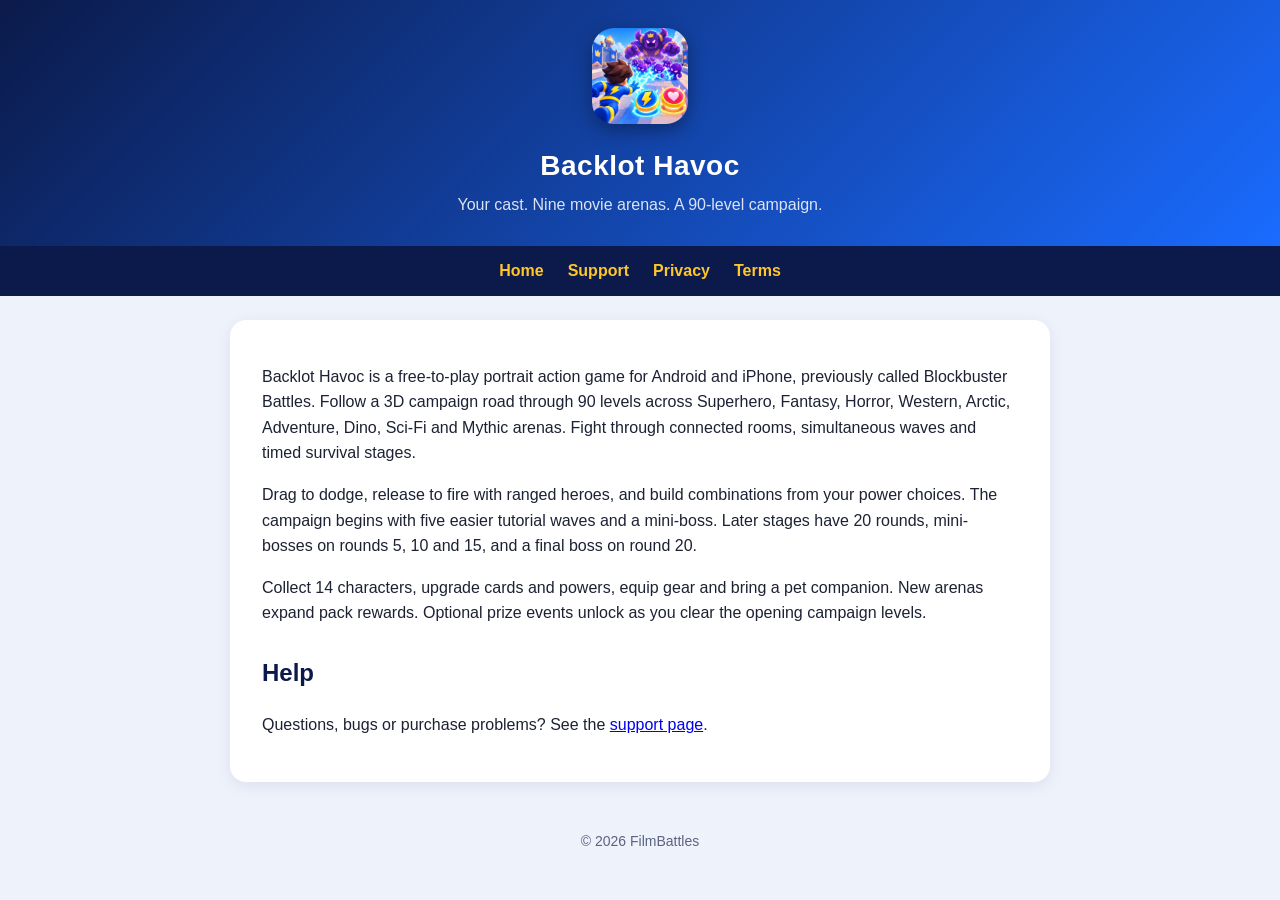
<file: index.html>
<!DOCTYPE html>
<html lang="en">
<head>
<meta charset="utf-8">
<meta name="viewport" content="width=device-width, initial-scale=1">
<title>Backlot Havoc</title>
<link rel="stylesheet" href="style.css">
</head>
<body>
<header>
  <img src="icon.png" alt="Backlot Havoc icon">
  <h1>Backlot Havoc</h1>
  <p>Your cast. Nine movie arenas. A 90-level campaign.</p>
</header>
<nav><a href="index.html">Home</a><a href="support.html">Support</a><a href="privacy.html">Privacy</a><a href="terms.html">Terms</a></nav>
<main>
  <p>Backlot Havoc is a free-to-play portrait action game for Android and iPhone, previously called Blockbuster Battles.
  Follow a 3D campaign road through 90 levels across Superhero, Fantasy, Horror, Western, Arctic, Adventure, Dino,
  Sci-Fi and Mythic arenas. Fight through connected rooms, simultaneous waves and timed survival stages.</p>
  <p>Drag to dodge, release to fire with ranged heroes, and build combinations from your power choices. The campaign
  begins with five easier tutorial waves and a mini-boss. Later stages have 20 rounds, mini-bosses on rounds 5, 10 and 15, and a final boss on round 20.</p>
  <p>Collect 14 characters, upgrade cards and powers, equip gear and bring a pet companion. New arenas expand pack
  rewards. Optional prize events unlock as you clear the opening campaign levels.</p>
  <h2>Help</h2>
  <p>Questions, bugs or purchase problems? See the <a href="support.html">support page</a>.</p>
</main>
<footer>&copy; 2026 FilmBattles</footer>
</body>
</html>
</file>
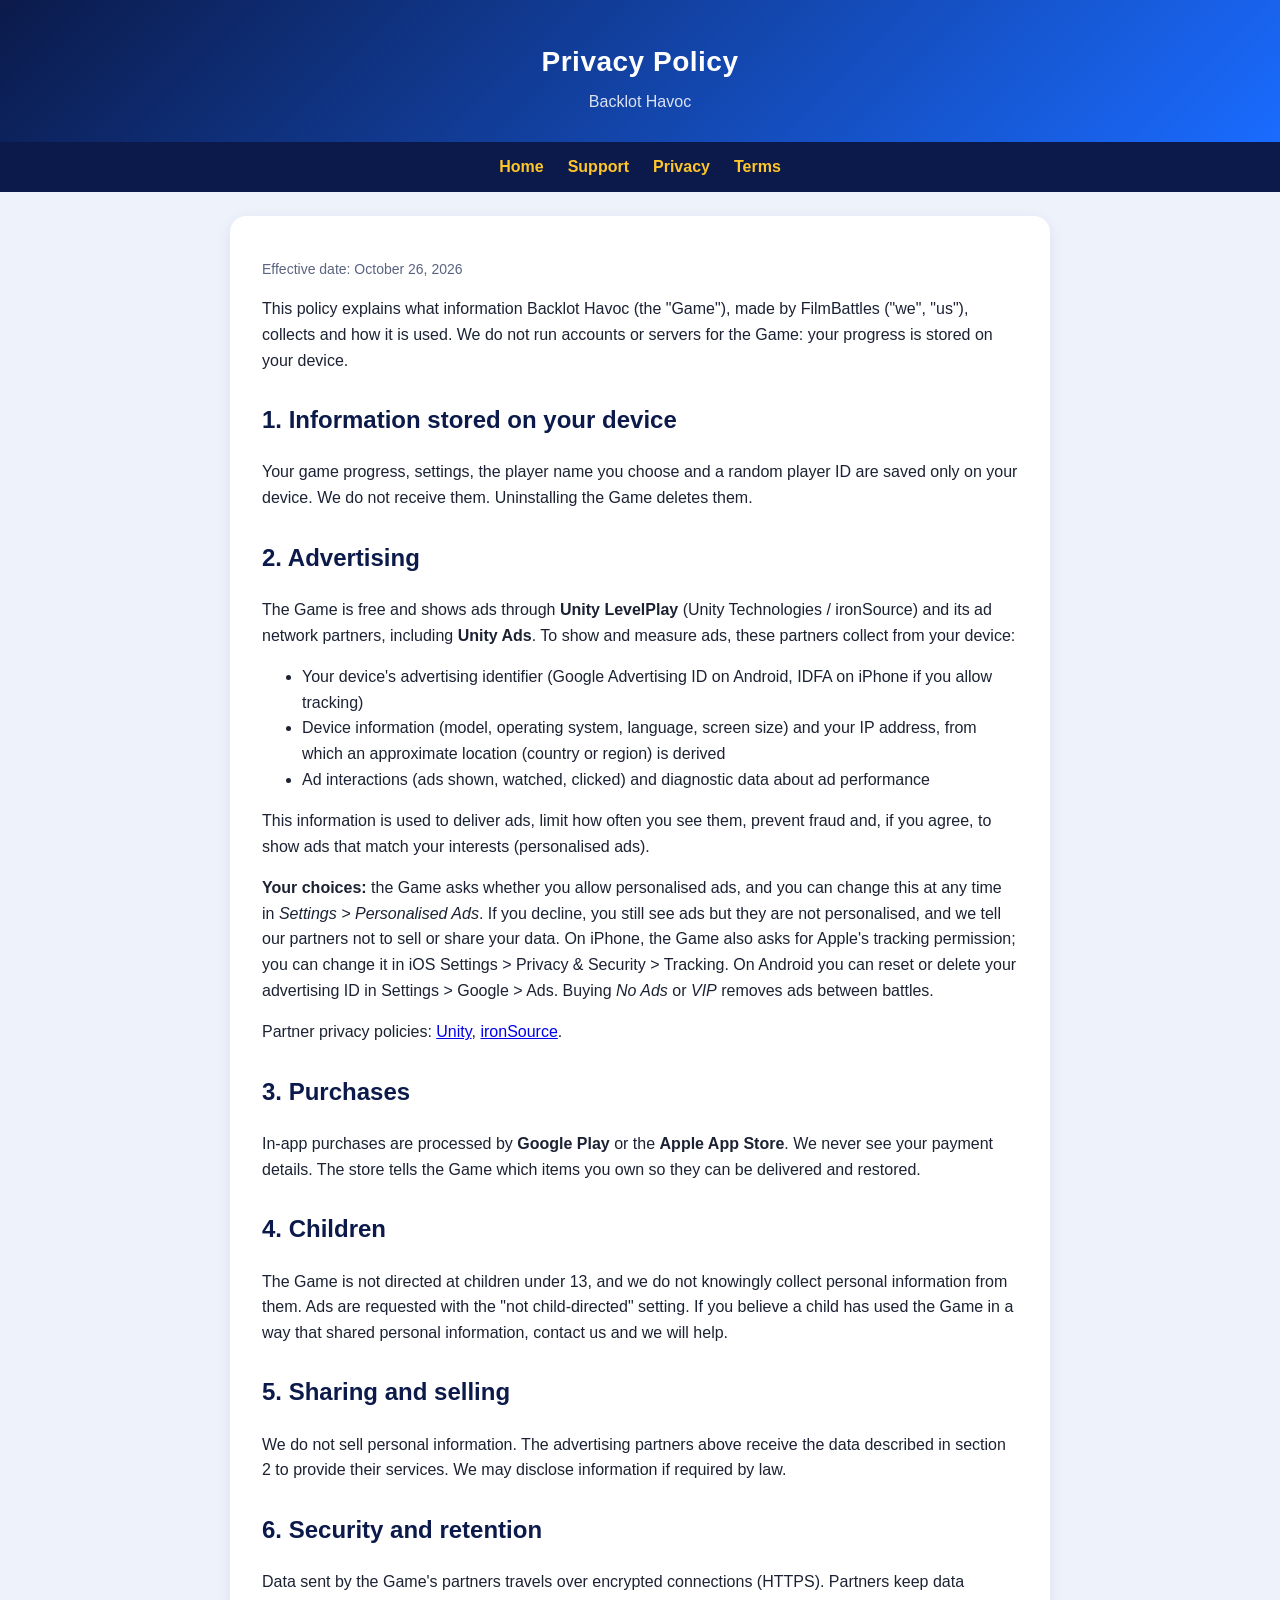
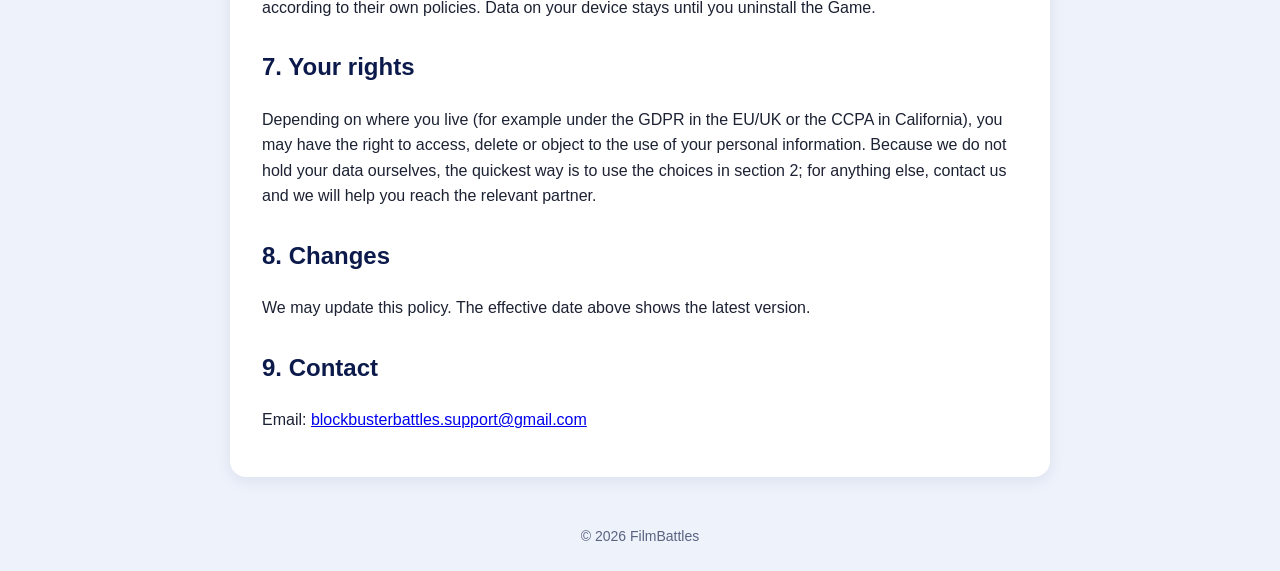
<file: privacy.html>
<!DOCTYPE html>
<html lang="en">
<head>
<meta charset="utf-8">
<meta name="viewport" content="width=device-width, initial-scale=1">
<title>Privacy Policy - Backlot Havoc</title>
<link rel="stylesheet" href="style.css">
</head>
<body>
<header><h1>Privacy Policy</h1><p>Backlot Havoc</p></header>
<nav><a href="index.html">Home</a><a href="support.html">Support</a><a href="privacy.html">Privacy</a><a href="terms.html">Terms</a></nav>
<main>
<p class="muted">Effective date: October 26, 2026</p>

<p>This policy explains what information Backlot Havoc (the "Game"), made by FilmBattles ("we", "us"), collects
and how it is used. We do not run accounts or servers for the Game: your progress is stored on your device.</p>

<h2>1. Information stored on your device</h2>
<p>Your game progress, settings, the player name you choose and a random player ID are saved only on your device. We do not
receive them. Uninstalling the Game deletes them.</p>

<h2>2. Advertising</h2>
<p>The Game is free and shows ads through <strong>Unity LevelPlay</strong> (Unity Technologies / ironSource) and its
ad network partners, including <strong>Unity Ads</strong>. To show and measure ads, these partners collect from your
device:</p>
<ul>
  <li>Your device's advertising identifier (Google Advertising ID on Android, IDFA on iPhone if you allow tracking)</li>
  <li>Device information (model, operating system, language, screen size) and your IP address, from which an approximate
  location (country or region) is derived</li>
  <li>Ad interactions (ads shown, watched, clicked) and diagnostic data about ad performance</li>
</ul>
<p>This information is used to deliver ads, limit how often you see them, prevent fraud and, if you agree, to show ads
that match your interests (personalised ads).</p>
<p><strong>Your choices:</strong> the Game asks whether you allow personalised ads, and you can change this at any time in
<em>Settings &gt; Personalised Ads</em>. If you decline, you still see ads but they are not personalised, and we tell our
partners not to sell or share your data. On iPhone, the Game also asks for Apple's tracking permission; you can change it in
iOS Settings &gt; Privacy &amp; Security &gt; Tracking. On Android you can reset or delete your advertising ID in
Settings &gt; Google &gt; Ads. Buying <em>No Ads</em> or <em>VIP</em> removes ads between battles.</p>
<p>Partner privacy policies: <a href="https://unity.com/legal/game-player-and-app-user-privacy-policy">Unity</a>,
<a href="https://developers.is.com/ironsource-mobile/air/ironsource-mobile-privacy-policy/">ironSource</a>.</p>

<h2>3. Purchases</h2>
<p>In-app purchases are processed by <strong>Google Play</strong> or the <strong>Apple App Store</strong>. We never see
your payment details. The store tells the Game which items you own so they can be delivered and restored.</p>

<h2>4. Children</h2>
<p>The Game is not directed at children under 13, and we do not knowingly collect personal information from them. Ads are
requested with the "not child-directed" setting. If you believe a child has used the Game in a way that shared personal
information, contact us and we will help.</p>

<h2>5. Sharing and selling</h2>
<p>We do not sell personal information. The advertising partners above receive the data described in section 2 to provide
their services. We may disclose information if required by law.</p>

<h2>6. Security and retention</h2>
<p>Data sent by the Game's partners travels over encrypted connections (HTTPS). Partners keep data according to their own
policies. Data on your device stays until you uninstall the Game.</p>

<h2>7. Your rights</h2>
<p>Depending on where you live (for example under the GDPR in the EU/UK or the CCPA in California), you may have the right
to access, delete or object to the use of your personal information. Because we do not hold your data ourselves, the
quickest way is to use the choices in section 2; for anything else, contact us and we will help you reach the relevant
partner.</p>

<h2>8. Changes</h2>
<p>We may update this policy. The effective date above shows the latest version.</p>

<h2>9. Contact</h2>
<p>Email: <a href="mailto:blockbusterbattles.support@gmail.com">blockbusterbattles.support@gmail.com</a></p>
</main>
<footer>&copy; 2026 FilmBattles</footer>
</body>
</html>
</file>
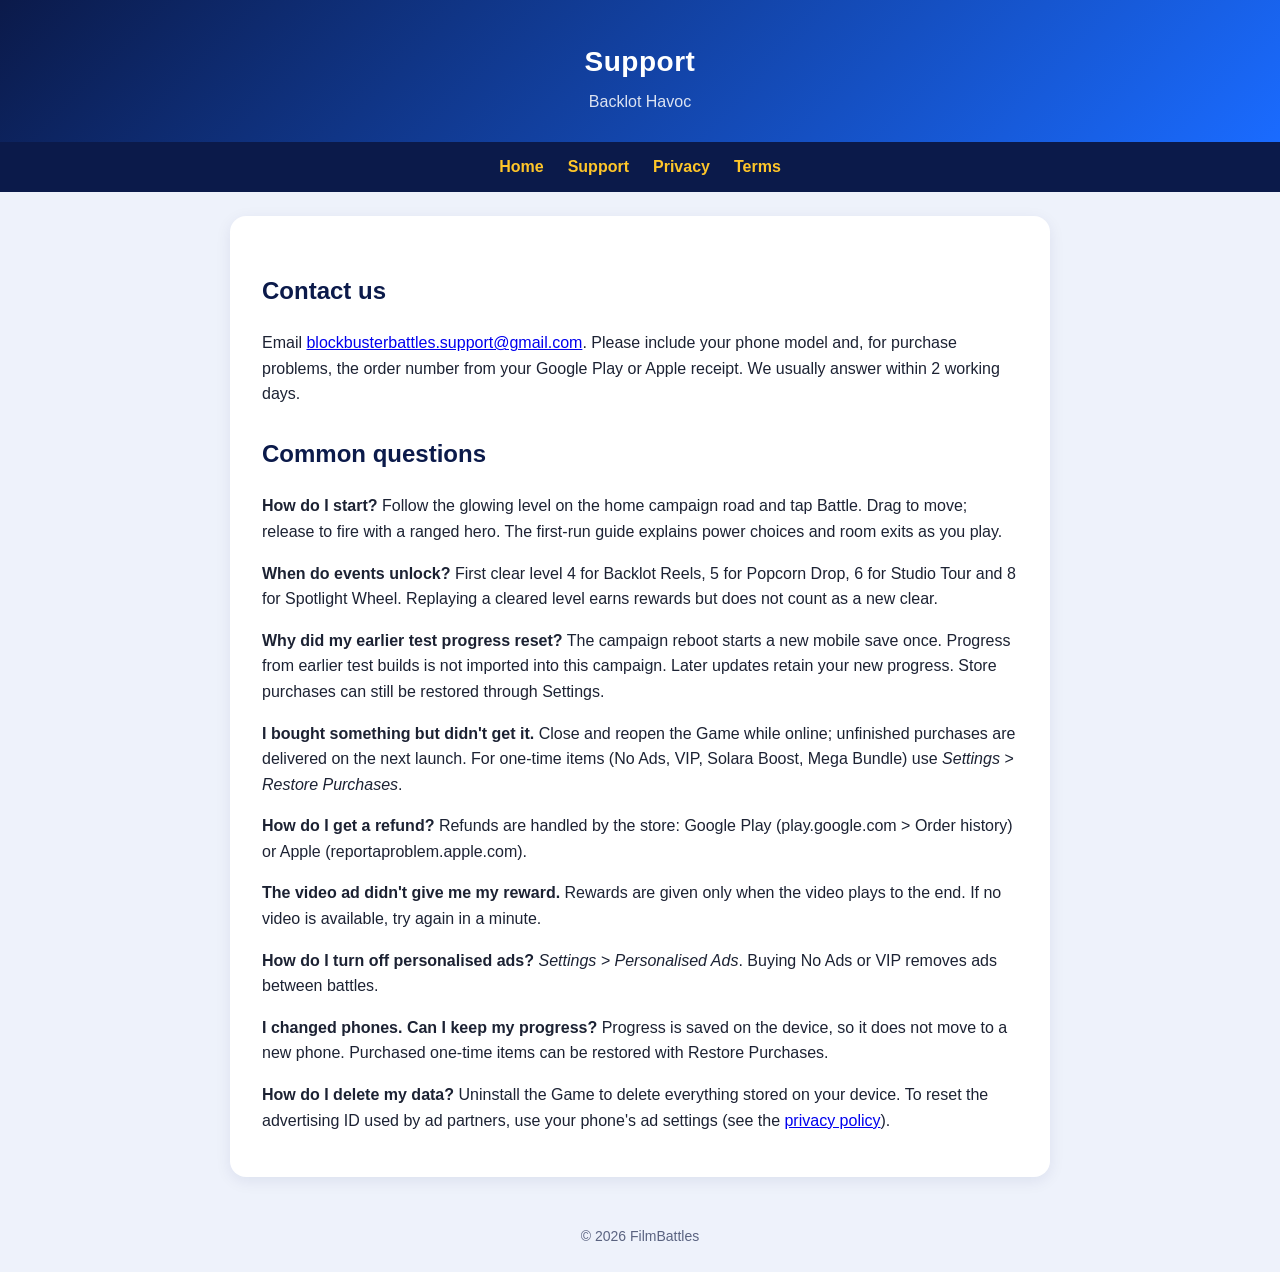
<file: support.html>
<!DOCTYPE html>
<html lang="en">
<head>
<meta charset="utf-8">
<meta name="viewport" content="width=device-width, initial-scale=1">
<title>Support - Backlot Havoc</title>
<link rel="stylesheet" href="style.css">
</head>
<body>
<header><h1>Support</h1><p>Backlot Havoc</p></header>
<nav><a href="index.html">Home</a><a href="support.html">Support</a><a href="privacy.html">Privacy</a><a href="terms.html">Terms</a></nav>
<main>
<h2>Contact us</h2>
<p>Email <a href="mailto:blockbusterbattles.support@gmail.com">blockbusterbattles.support@gmail.com</a>. Please include your phone model and, for purchase problems, the
order number from your Google Play or Apple receipt. We usually answer within 2 working days.</p>

<h2>Common questions</h2>
<p><strong>How do I start?</strong> Follow the glowing level on the home campaign road and tap Battle. Drag to move;
release to fire with a ranged hero. The first-run guide explains power choices and room exits as you play.</p>
<p><strong>When do events unlock?</strong> First clear level 4 for Backlot Reels, 5 for Popcorn Drop, 6 for Studio Tour
and 8 for Spotlight Wheel. Replaying a cleared level earns rewards but does not count as a new clear.</p>
<p><strong>Why did my earlier test progress reset?</strong> The campaign reboot starts a new mobile save once. Progress
from earlier test builds is not imported into this campaign. Later updates retain your new progress. Store purchases
can still be restored through Settings.</p>
<p><strong>I bought something but didn't get it.</strong> Close and reopen the Game while online; unfinished purchases are
delivered on the next launch. For one-time items (No Ads, VIP, Solara Boost, Mega Bundle) use <em>Settings &gt; Restore
Purchases</em>.</p>
<p><strong>How do I get a refund?</strong> Refunds are handled by the store: Google Play (play.google.com &gt; Order history)
or Apple (reportaproblem.apple.com).</p>
<p><strong>The video ad didn't give me my reward.</strong> Rewards are given only when the video plays to the end. If no
video is available, try again in a minute.</p>
<p><strong>How do I turn off personalised ads?</strong> <em>Settings &gt; Personalised Ads</em>. Buying No Ads or VIP removes
ads between battles.</p>
<p><strong>I changed phones. Can I keep my progress?</strong> Progress is saved on the device, so it does not move to a new
phone. Purchased one-time items can be restored with Restore Purchases.</p>
<p><strong>How do I delete my data?</strong> Uninstall the Game to delete everything stored on your device. To reset the
advertising ID used by ad partners, use your phone's ad settings (see the <a href="privacy.html">privacy policy</a>).</p>
</main>
<footer>&copy; 2026 FilmBattles</footer>
</body>
</html>
</file>
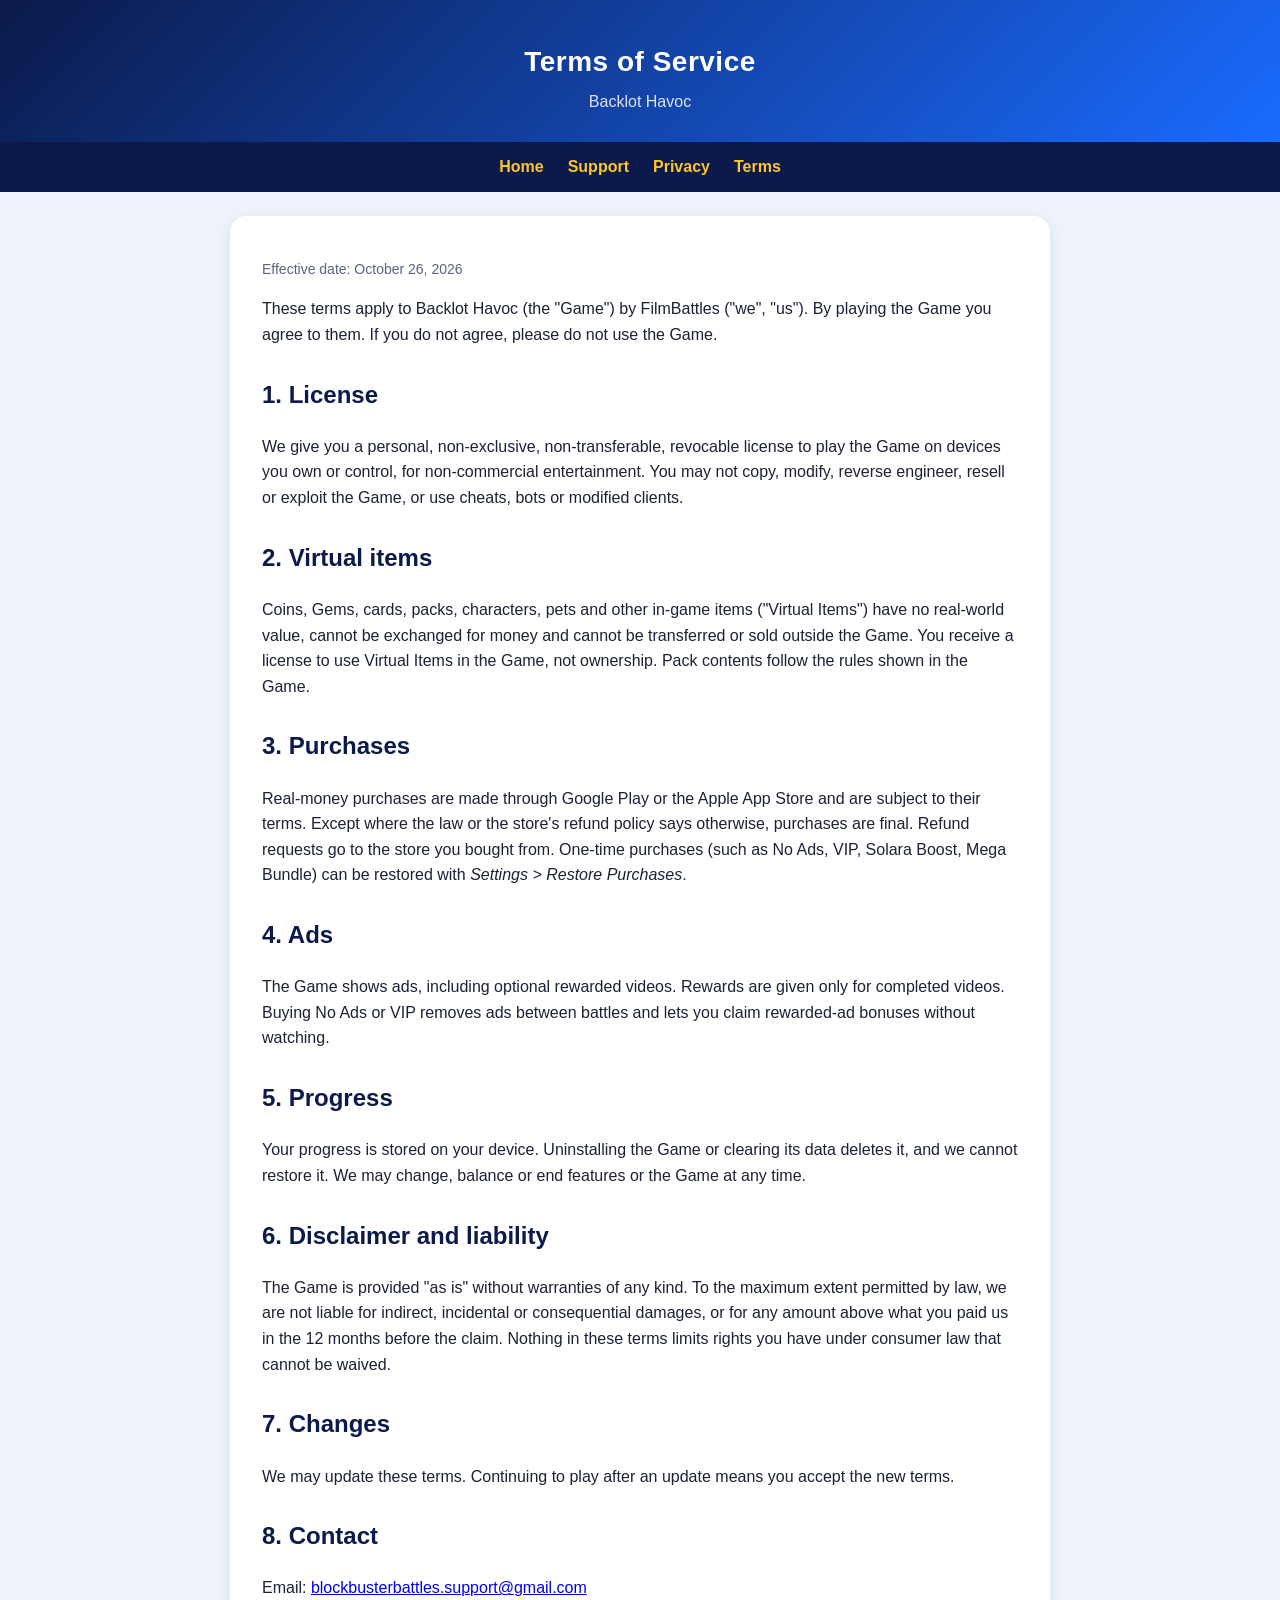
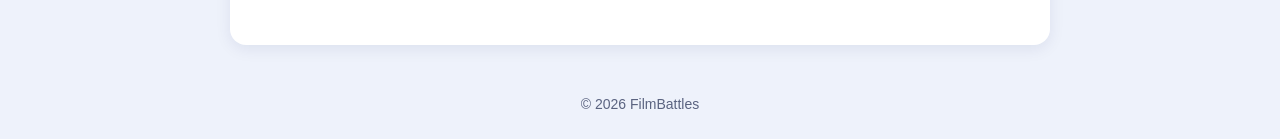
<file: terms.html>
<!DOCTYPE html>
<html lang="en">
<head>
<meta charset="utf-8">
<meta name="viewport" content="width=device-width, initial-scale=1">
<title>Terms of Service - Backlot Havoc</title>
<link rel="stylesheet" href="style.css">
</head>
<body>
<header><h1>Terms of Service</h1><p>Backlot Havoc</p></header>
<nav><a href="index.html">Home</a><a href="support.html">Support</a><a href="privacy.html">Privacy</a><a href="terms.html">Terms</a></nav>
<main>
<p class="muted">Effective date: October 26, 2026</p>

<p>These terms apply to Backlot Havoc (the "Game") by FilmBattles ("we", "us"). By playing the Game you agree to them.
If you do not agree, please do not use the Game.</p>

<h2>1. License</h2>
<p>We give you a personal, non-exclusive, non-transferable, revocable license to play the Game on devices you own or
control, for non-commercial entertainment. You may not copy, modify, reverse engineer, resell or exploit the Game, or use
cheats, bots or modified clients.</p>

<h2>2. Virtual items</h2>
<p>Coins, Gems, cards, packs, characters, pets and other in-game items ("Virtual Items") have no real-world value, cannot be
exchanged for money and cannot be transferred or sold outside the Game. You receive a license to use Virtual Items in the
Game, not ownership. Pack contents follow the rules shown in the Game.</p>

<h2>3. Purchases</h2>
<p>Real-money purchases are made through Google Play or the Apple App Store and are subject to their terms. Except where the
law or the store's refund policy says otherwise, purchases are final. Refund requests go to the store you bought from.
One-time purchases (such as No Ads, VIP, Solara Boost, Mega Bundle) can be restored with <em>Settings &gt; Restore
Purchases</em>.</p>

<h2>4. Ads</h2>
<p>The Game shows ads, including optional rewarded videos. Rewards are given only for completed videos. Buying No Ads or VIP
removes ads between battles and lets you claim rewarded-ad bonuses without watching.</p>

<h2>5. Progress</h2>
<p>Your progress is stored on your device. Uninstalling the Game or clearing its data deletes it, and we cannot restore it.
We may change, balance or end features or the Game at any time.</p>

<h2>6. Disclaimer and liability</h2>
<p>The Game is provided "as is" without warranties of any kind. To the maximum extent permitted by law, we are not liable for
indirect, incidental or consequential damages, or for any amount above what you paid us in the 12 months before the claim.
Nothing in these terms limits rights you have under consumer law that cannot be waived.</p>

<h2>7. Changes</h2>
<p>We may update these terms. Continuing to play after an update means you accept the new terms.</p>

<h2>8. Contact</h2>
<p>Email: <a href="mailto:blockbusterbattles.support@gmail.com">blockbusterbattles.support@gmail.com</a></p>
</main>
<footer>&copy; 2026 FilmBattles</footer>
</body>
</html>
</file>
<file: style.css>
:root { --navy: #0b1a4a; --blue: #1a6bff; --gold: #ffc629; --ink: #1c2233; }
* { box-sizing: border-box; }
body { margin: 0; font-family: "Segoe UI", Roboto, Helvetica, Arial, sans-serif; color: var(--ink); background: #eef2fb; line-height: 1.6; }
header { background: linear-gradient(135deg, var(--navy), var(--blue)); color: #fff; padding: 28px 20px; text-align: center; }
header img { width: 96px; height: 96px; border-radius: 22px; box-shadow: 0 6px 18px rgba(0,0,0,.35); }
header h1 { margin: 12px 0 4px; font-size: 28px; letter-spacing: .5px; }
header p { margin: 0; opacity: .85; }
nav { text-align: center; padding: 12px; background: var(--navy); }
nav a { color: var(--gold); margin: 0 12px; text-decoration: none; font-weight: 600; }
main { max-width: 820px; margin: 24px auto; background: #fff; padding: 28px 32px; border-radius: 16px; box-shadow: 0 4px 16px rgba(10,30,90,.08); }
h2 { color: var(--navy); margin-top: 28px; }
table { border-collapse: collapse; width: 100%; margin: 12px 0; }
th, td { border: 1px solid #d5dcef; padding: 8px 10px; text-align: left; vertical-align: top; }
th { background: #f2f5fd; }
.muted { color: #5a6380; font-size: 14px; }
footer { text-align: center; padding: 24px; color: #5a6380; font-size: 14px; }
</file>
